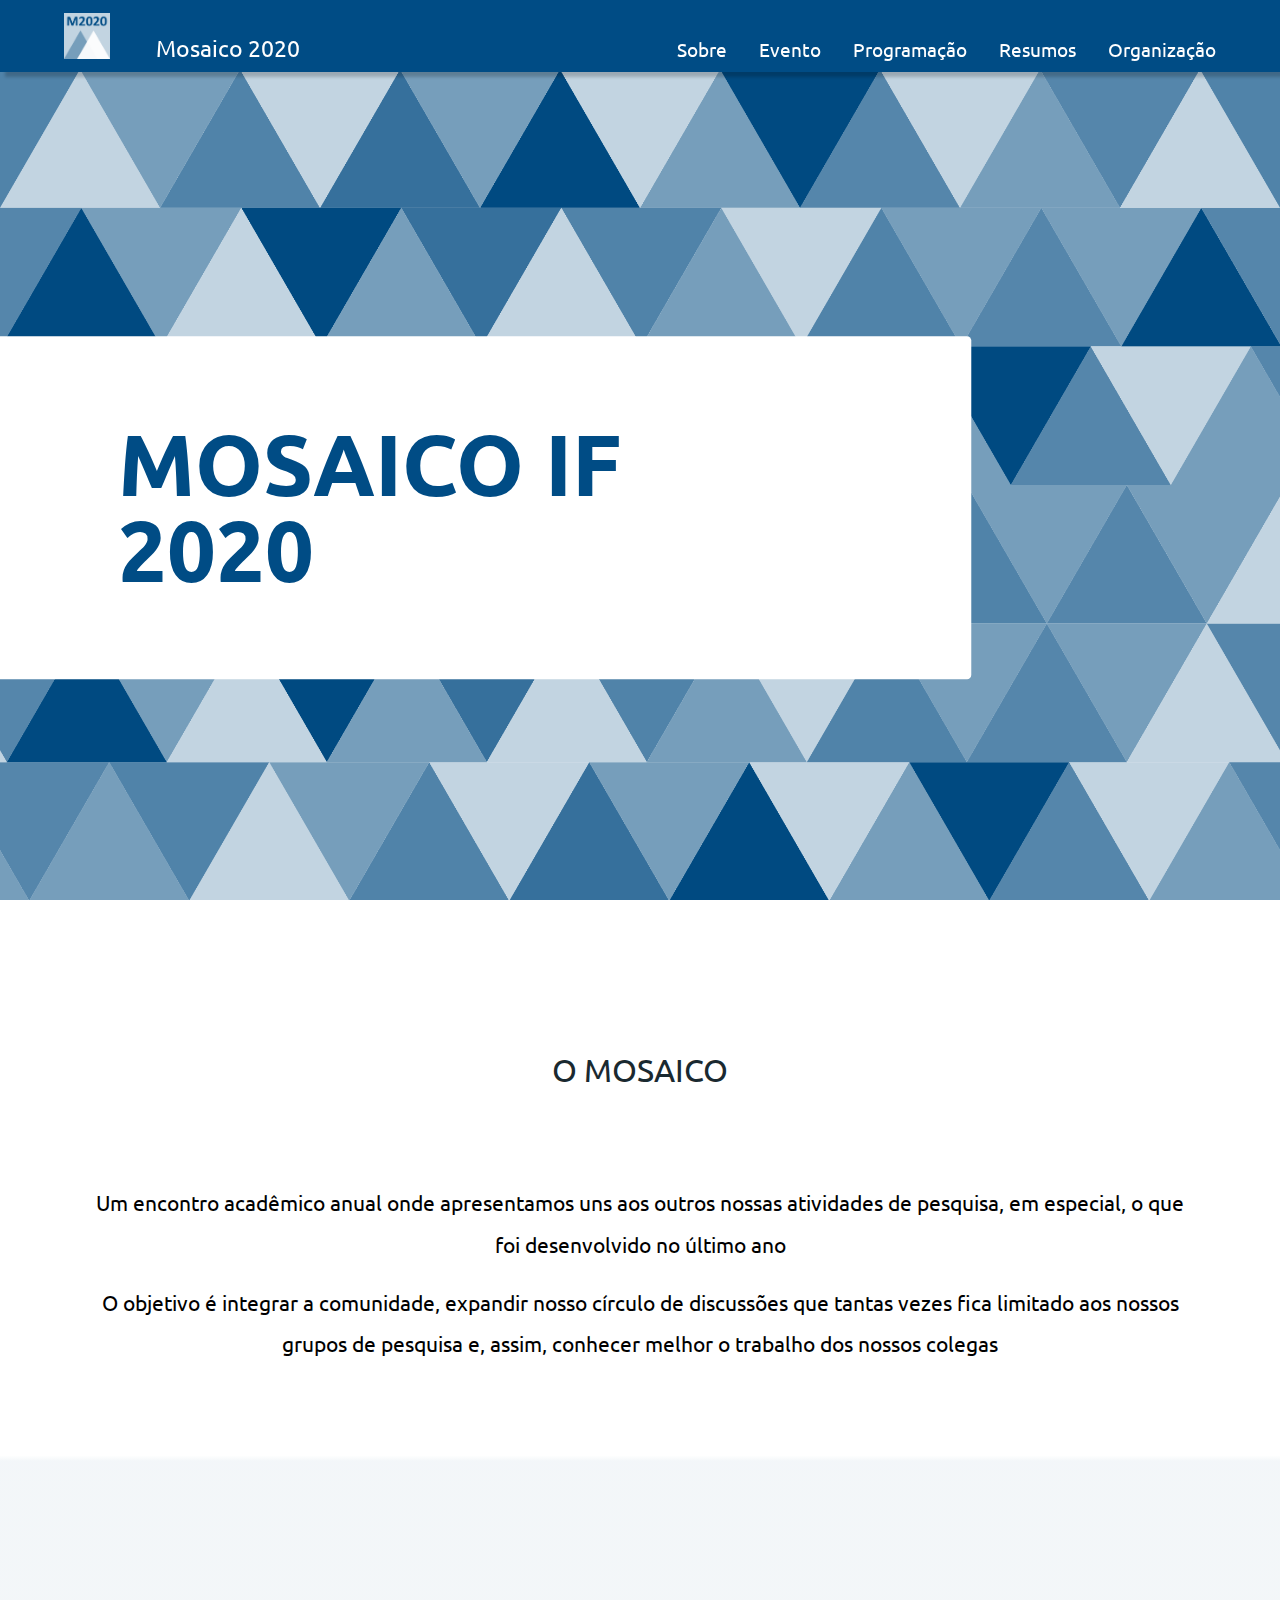
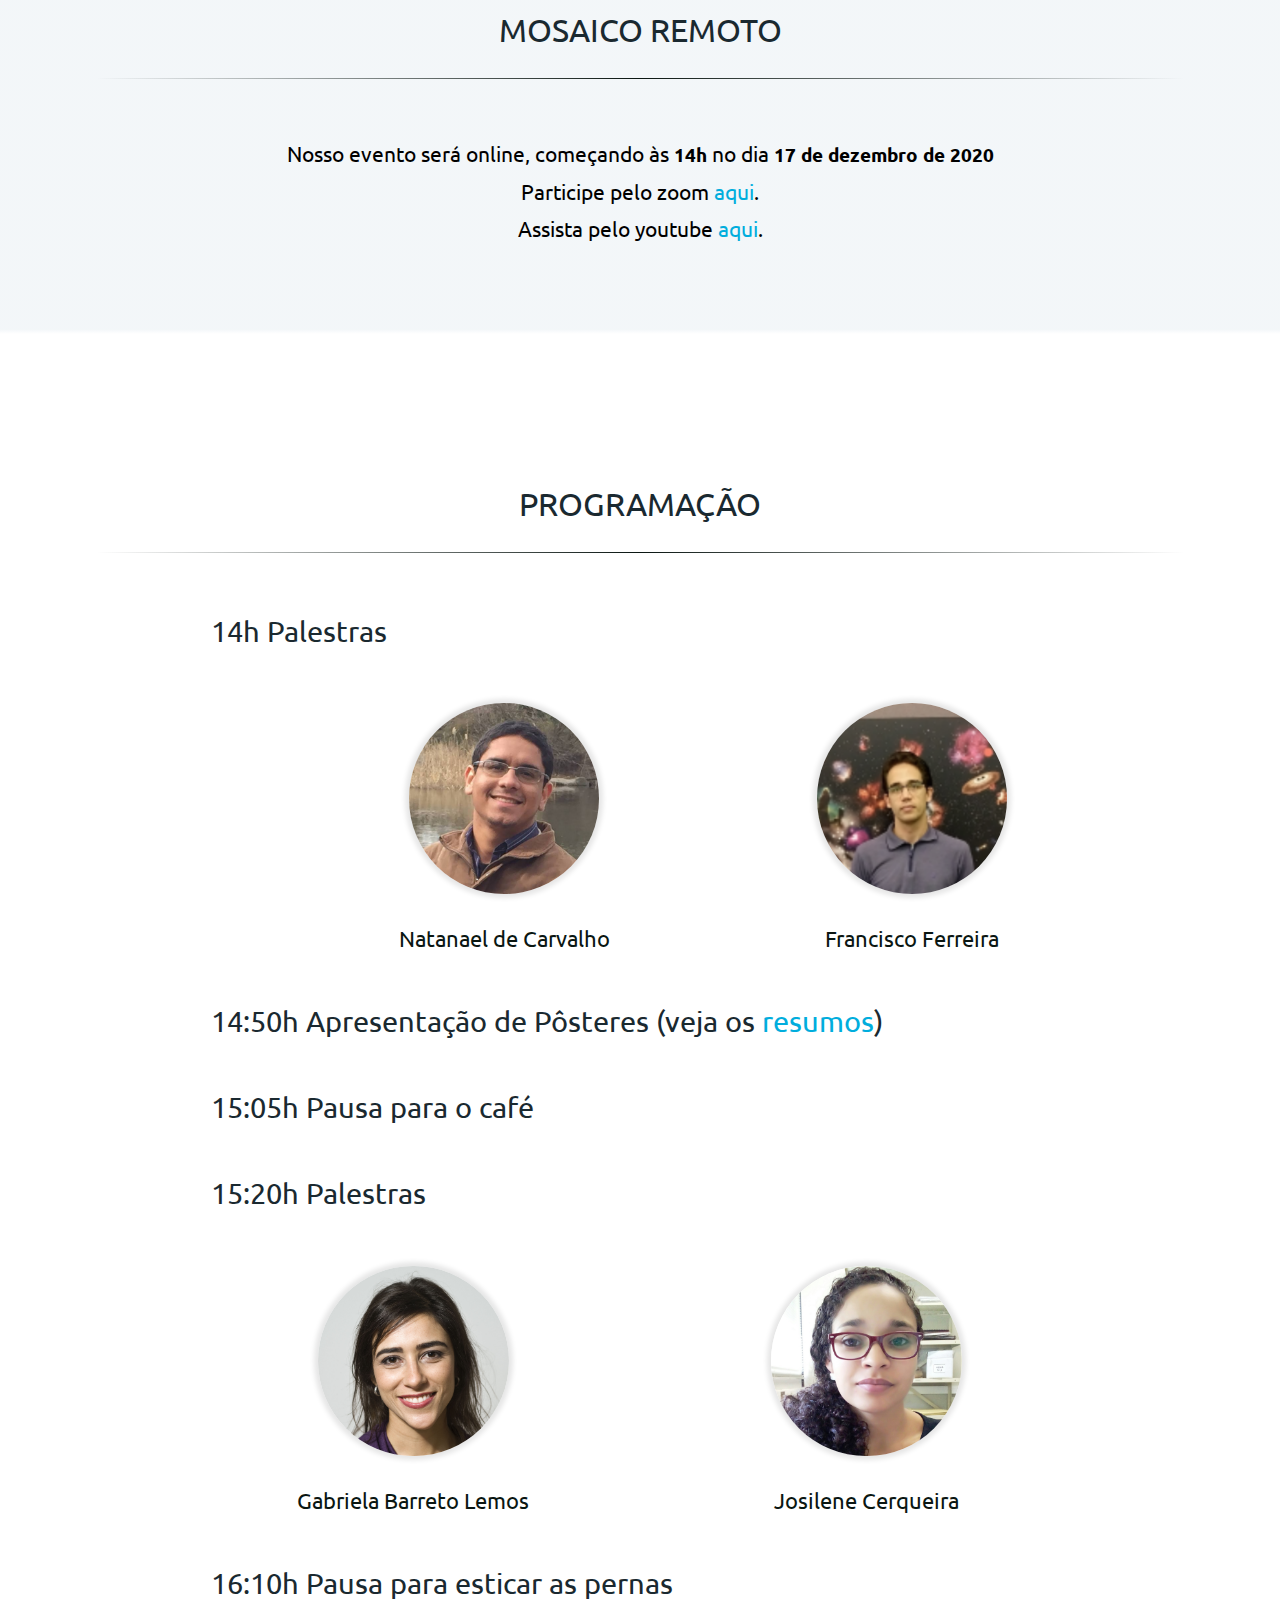
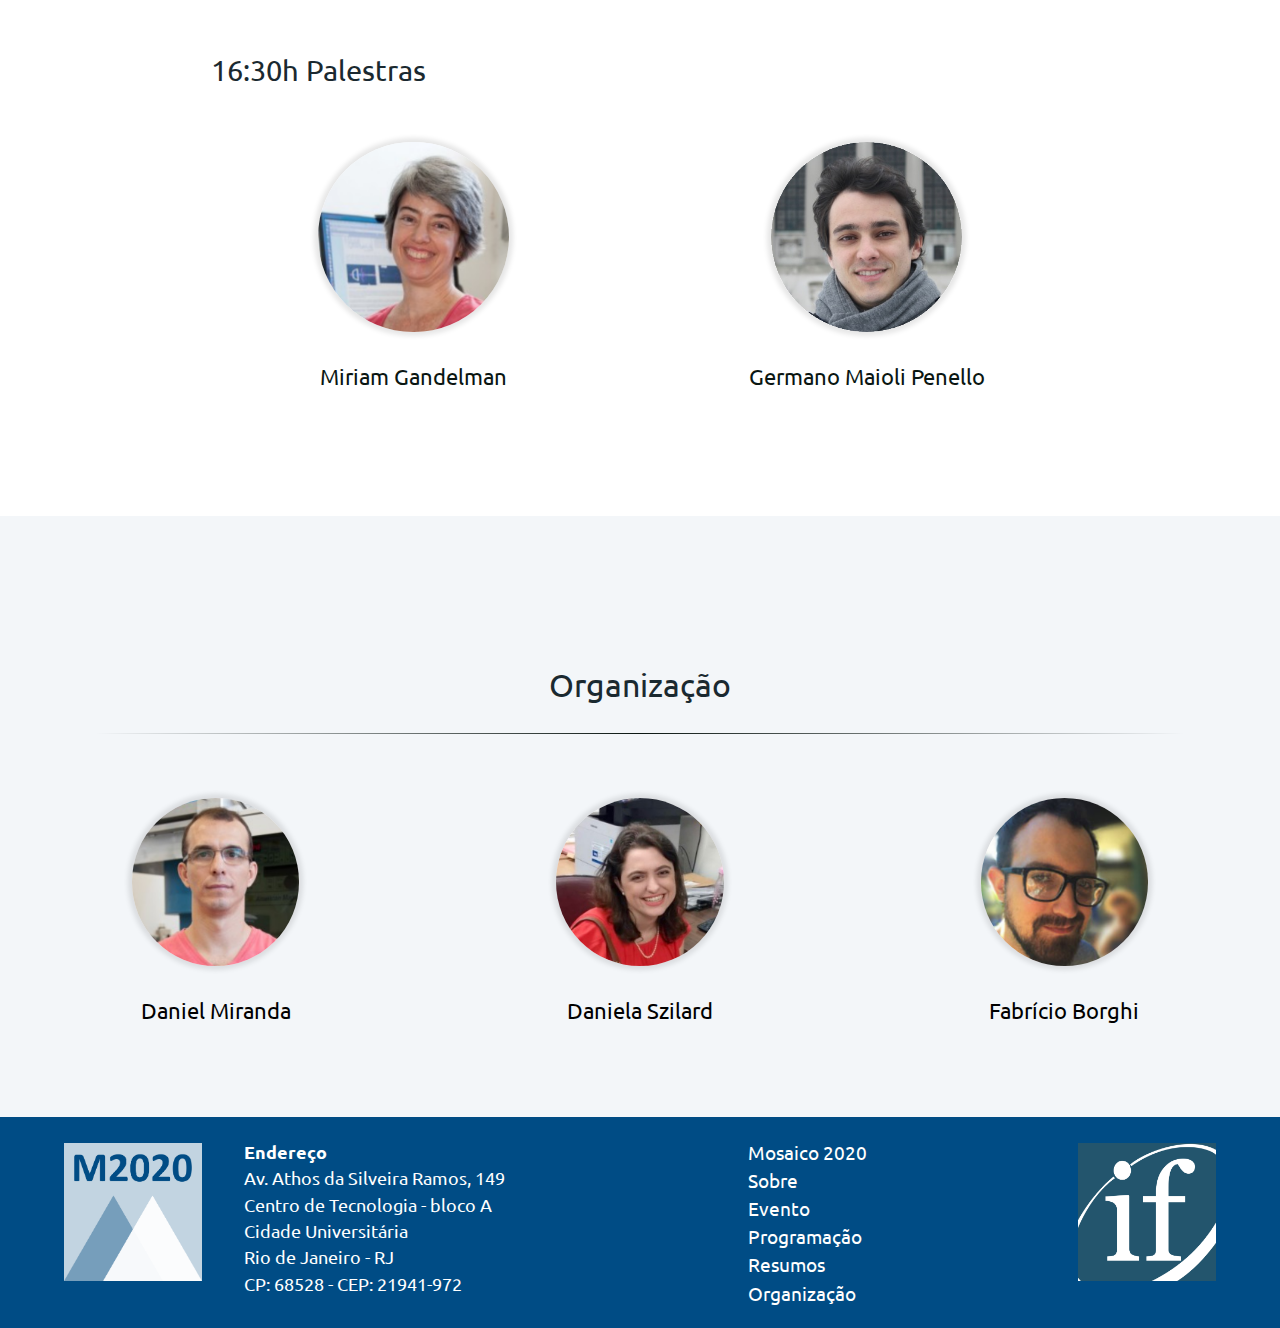
<file: index.html>
<!DOCTYPE html>
<html lang="pt-br">
<html>
	<head>
		<meta charset="utf-8">
		<meta name="viewport" content="width = device-width">
		<title>Mosaico IF 2020</title>
		<link rel="stylesheet" href="reset.css">
		<link rel="stylesheet" href="style.css">
		<link rel="preconnect" href="https://fonts.gstatic.com">
		<link href="https://fonts.googleapis.com/css2?family=Ubuntu:wght@300;700&display=swap" rel="stylesheet">
	</head>

	<body>
		<header>
			<nav class="navbar">
				<div class="navbar-container">
					<div class="logo">
						<a href="index.html" class="logo-link">
							<img class="imglogo" src="logo_mosaico4.png" alt="Logo do Mosaico">
							<ul class="logodesc">
								<li>Mosaico 2020</li>
							</ul>
						</a>
					</div>
					<div>
						<ul class="navigation">
							<li><a href="index.html#sobre">Sobre</a></li>
							<li><a href="index.html#evento">Evento</a></li>
							<li><a href="index.html#programacao">Programação</a></li>
							<li><a href="resumos.html#resumos">Resumos</a></li>
							<li><a href="index.html#organizacao">Organização</a></li>
						</ul>
					</div>
				</div>
			</nav>

			<div class="banner-text">
				<h1>MOSAICO IF<br>2020</h1>
			</div>
		</header>

		<main>
			<section id="sobre">
				<div class="info">
					<h2 class="title">O  MOSAICO</h2>
					<hr>
					<p>Um encontro acadêmico anual onde apresentamos uns aos outros nossas atividades de pesquisa, em especial, o que foi desenvolvido no último ano </p>
					<br>
					<p>O objetivo é integrar a comunidade, expandir nosso círculo de discussões que tantas vezes fica limitado aos nossos grupos de pesquisa e, assim, conhecer melhor o trabalho dos nossos colegas</p>
				</div>
			</section>

			<section id="evento">
				<div class="info">
					<h2 class="title">MOSAICO  REMOTO</h2>
					<hr>

					<p class="title-item">
						Nosso evento será online, começando às <b>14h</b> no dia <b>17 de dezembro de 2020</b>
					</p>
					<br>
					<p class="title-item">
						
						Participe pelo zoom <a href="https://us02web.zoom.us/j/89102646972?pwd=ZUdzT2YzS09sODJDNkNXOThOS3dIdz09">aqui<a>.
					</p>
					<br>
					<p class="title-item">
						Assista pelo youtube <a href="https://www.youtube.com/user/ifufrj">aqui<a>.
					</p>
				</div>
			</section>

			<section id="programacao">
				<div class="info">
					<h2 class="title">PROGRAMAÇÃO</h2>
					<hr>
					<h2 class="sub-title">14h Palestras</h2>
					
					<ul class="list">
						<li>
							<a href="http://lattes.cnpq.br/2753553838593804">
								<figure>
									<img src="pal_natanael.png">
									<figcaption>
										<h3 class="title-item">Natanael de Carvalho</h3>
									</figcaption>
								</figure>
							</a>	
							<ul class="ddr1">
				     <li>Simulações em sistemas de elétrons fortemente correlacionados: de Hamiltonianas efetivas às realistas</li>
				   </ul>
						</li>

						<li>
							<a href="https://www.if.ufrj.br/docentes/francisco-maia/">
								<figure>
									<img src="pal_francisco.png">
									<figcaption>
										<h3 class="title-item">Francisco Ferreira</h3>
									</figcaption>
								</figure>
							</a>
							<ul class="ddr2">
				     <li>Formação e Evolução de Aglomerados de Estrelas na Galáxia</li>
				   </ul>
						</li>
					</ul>

					<h2 class="sub-title">14:50h Apresentação de Pôsteres (veja os <a href="resumos.html#resumos">resumos</a>)</h2>					
					<h2 class="sub-title">15:05h Pausa para o café</h2>

					<h2 class="sub-title">15:20h Palestras</h2>
					<ul class="list">
						<li>
							<a href="http://lattes.cnpq.br/6885659314359356">
								<figure>
									<img src="pal_gabriela.png">
									<figcaption>
										<h3 class="title-item">Gabriela Barreto Lemos</h3>
									</figcaption>
								</figure>
							</a>
							<ul class="ddr1">
				     <li>Experimentos com fótons emaranhados em interferômetros não-lineares</li>
				   </ul>
						</li>

						<li>
							<a href="http://lattes.cnpq.br/9253182412775004">
								<figure>
									<img src="pal_josilene.png">
									<figcaption>
										<h3 class="title-item">Josilene Cerqueira</h3>
									</figcaption>
								</figure>
							</a>
							<ul class="ddr2">
				     <li>Espectroscopia de raios X e suas aplicações na Física Médica</li>
				    </ul>
						</li>
					</ul>

					<h2 class="sub-title">16:10h Pausa para esticar as pernas</h2>

					<h2 class="sub-title">16:30h Palestras</h2>
					<ul class="list">
						<li>
							<a href="https://www.if.ufrj.br/docentes/miriam-mendes-gandelman/">
								<figure>
									<img src="pal_miriam.png">
									<figcaption>
										<h3 class="title-item">Miriam Gandelman</h3>
									</figcaption>
								</figure>
							</a>
							<ul class="ddr1">
				    <li>Atividades de extensão do IF</li>
				   </ul>
						</li>

						<li>
							<a href="https://www.if.ufrj.br/docentes/germano-maioli-penello/">
								<figure>
									<img src="pal_germano.png">
									<figcaption>
										<h3 class="title-item">Germano Maioli Penello</h3>
									</figcaption>
								</figure>
							</a>
							<ul class="ddr2">
				    <li>Estimulando um processo de aprendizagem autossuficiente e autoconsciente na Plataforma AVA</li>
				   </ul>
						</li>
					</ul>
				</div>
			</section>
			
			<section id="organizacao">
				<div class="info">
					<h2 class="title">Organização</h2>
					<hr>

					<ul class="list">
						<li>
							<a href="https://www.if.ufrj.br/docentes/daniel-de-miranda-silveira/">
								<figure>
									<img src="org_daniel.png">
									<figcaption>
										<h3 class="title-item">Daniel Miranda</h3>
									</figcaption>
								</figure>
							</a>
						</li>

						<li>
							<a href="https://www.if.ufrj.br/docentes/daniela-szilard/">
								<figure>
									<img src="org_daniela.png">
									<figcaption>
										<h3 class="title-item">Daniela Szilard</h3>
									</figcaption>
								</figure>
							</a>
						</li>

						<li>
							<a href="https://www.if.ufrj.br/docentes/fabricio-frizera-borghi/">
								<figure>
									<img src="org_fabricio.png">
									<figcaption>
										<h3 class="title-item">Fabrício Borghi</h3>
									</figcaption>
								</figure>
							</a>
						</li>
					</ul>
				</div>
			</section>	
		
		</main>

		<footer>
			<section class="footer">
				<div class="imgfooter-div">
					<a href="mosaico.html"><img class="imgfooter" src="logo_mosaico4.png" alt="Logo do Mosaico"></a>
				</div>

				<address class="contact-footer">
					<ul>
						<li><strong>Endereço</strong></li>
						<li>Av. Athos da Silveira Ramos, 149</li>
						<li>Centro de Tecnologia - bloco A</li>
						<li>Cidade Universitária</li>
						<li>Rio de Janeiro - RJ</li>
						<li><abbr title="Caixa Postal">CP</abbr>: 68528 - <abbr title="Código de Endereço Postal">CEP</abbr>: 21941-972</li>
					</ul>
				</address>

				<div class="menu-footer">
					<ul class="navigation">
						<li><a href="index.html">Mosaico 2020</a></li>
						<li><a href="index.html#sobre">Sobre</a></li>
						<li><a href="index.html#evento">Evento</a></li>
						<li><a href="index.html#programacao">Programação</a></li>
						<li><a href="resumos.html#resumos">Resumos</a></li>
						<li><a href="index.html#organizacao">Organização</a></li>
					</ul>
				</div>

				<div class="imgfooter-div">
					<a href="https://www.if.ufrj.br/"><img class="imgfooter" src="logo_if.png" alt="Logo do Instituto de Física"></a>
				</div>
			</section>
		</footer>

	</body>
</html>
</file>
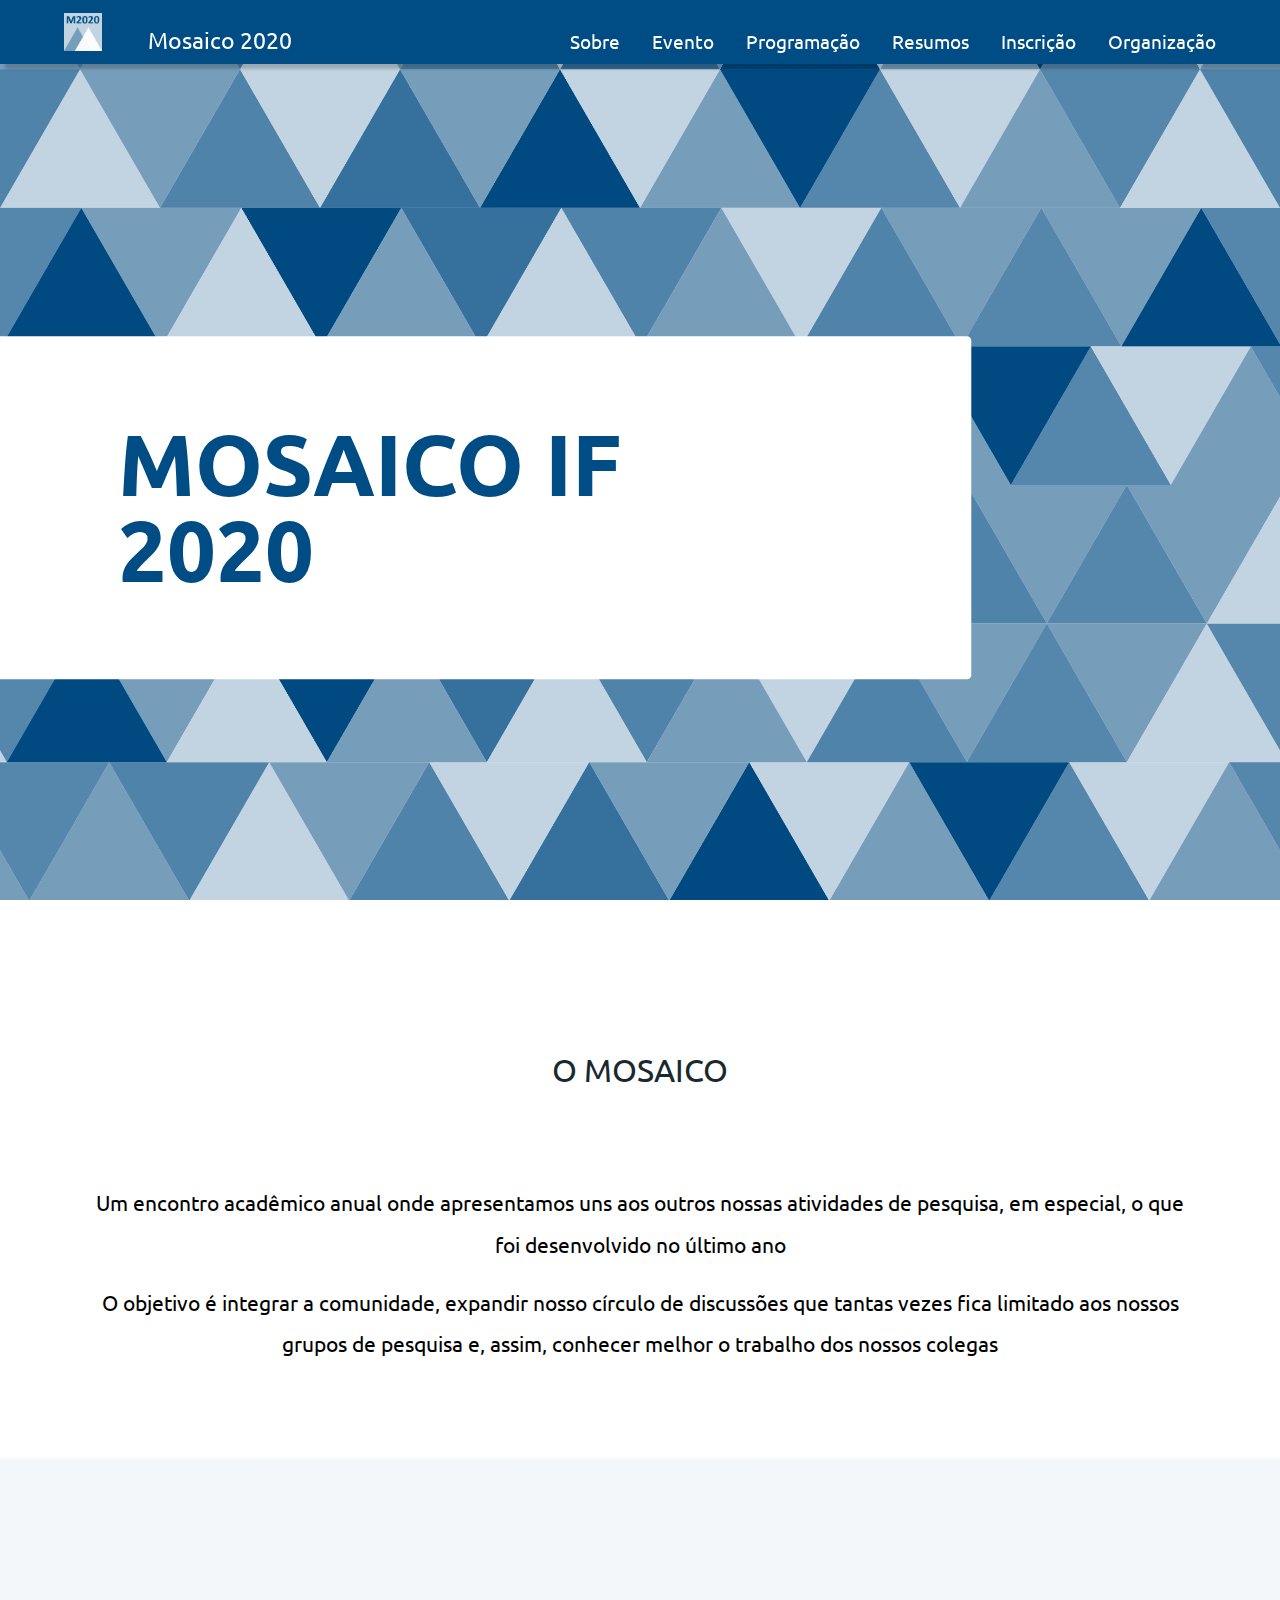
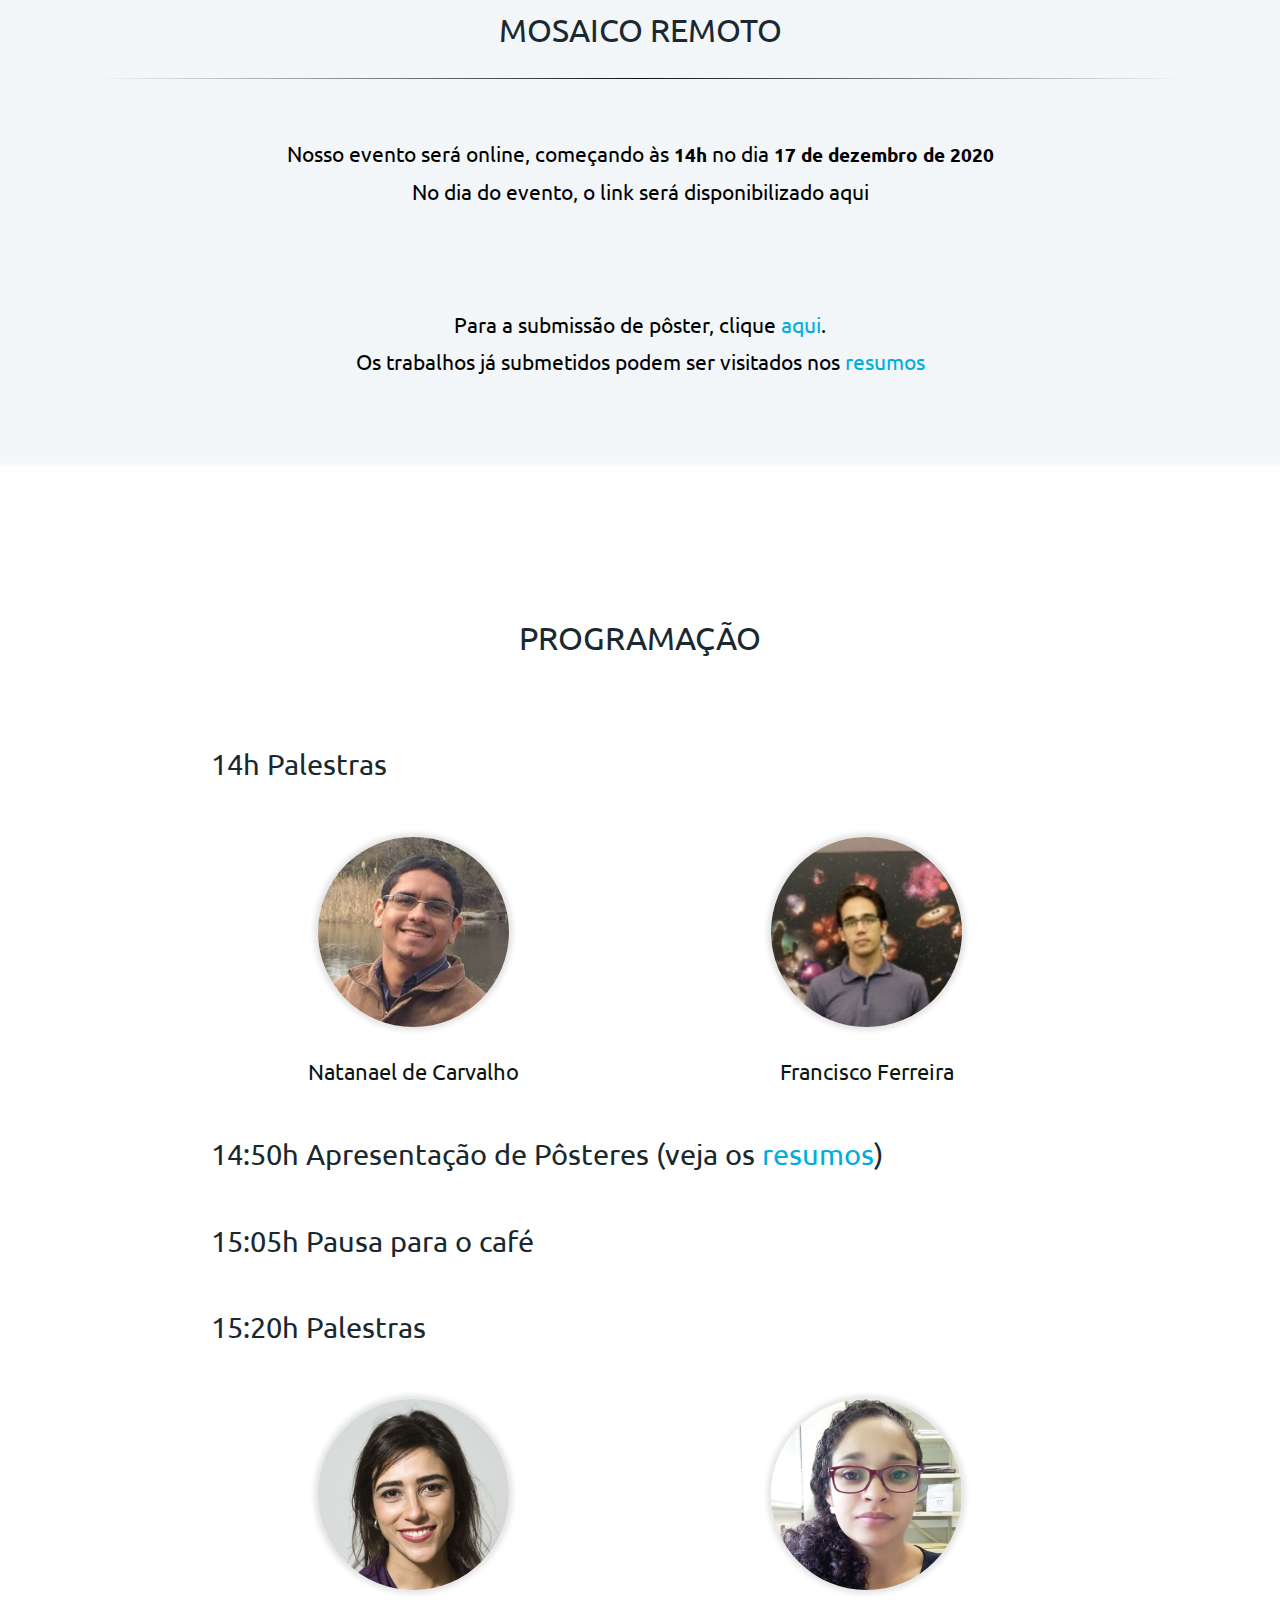
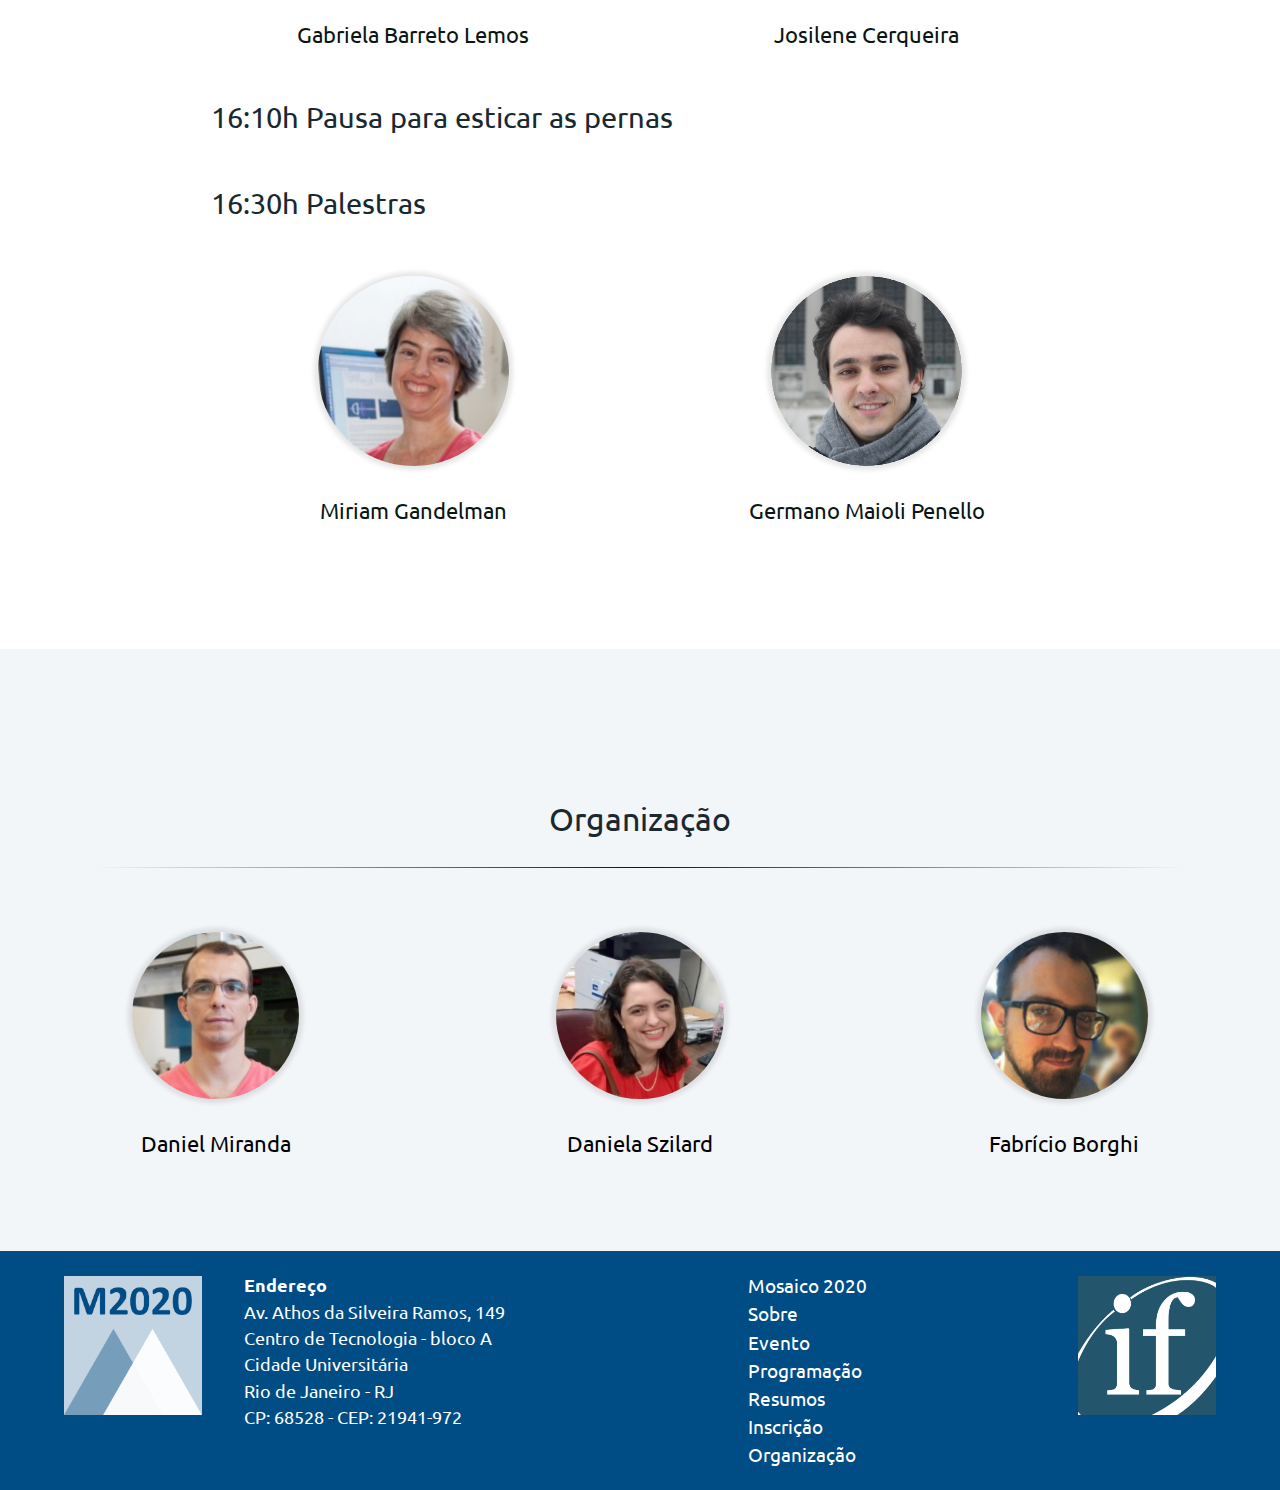
<file: mosaico.html>
<!DOCTYPE html>
<html lang="pt-br">
<html>
	<head>
		<meta charset="utf-8">
		<meta name="viewport" content="width = device-width">
		<title>Mosaico IF 2020</title>
		<link rel="stylesheet" href="reset.css">
		<link rel="stylesheet" href="style.css">
		<link rel="preconnect" href="https://fonts.gstatic.com">
		<link href="https://fonts.googleapis.com/css2?family=Ubuntu:wght@300;700&display=swap" rel="stylesheet">
	</head>

	<body>
		<header>
			<nav class="navbar">
				<div class="navbar-container">
					<div class="logo">
						<a href="mosaico.html" class="logo-link">
							<img class="imglogo" src="logo_mosaico4.png" alt="Logo do Mosaico">
							<ul class="logodesc">
								<li>Mosaico 2020</li>
							</ul>
						</a>
					</div>
					<div>
						<ul class="navigation">
							<li><a href="mosaico.html#sobre">Sobre</a></li>
							<li><a href="mosaico.html#evento">Evento</a></li>
							<li><a href="mosaico.html#programacao">Programação</a></li>
							<li><a href="resumos.html#resumos">Resumos</a></li>
							<li><a href="mosaico.html#evento">Inscrição</a></li>
							<li><a href="mosaico.html#organizacao">Organização</a></li>
						</ul>
					</div>
				</div>
			</nav>

			<div class="banner-text">
				<h1>MOSAICO IF<br>2020</h1>
			</div>
		</header>

		<main>
			<section id="sobre">
				<div class="info">
					<h2 class="title">O  MOSAICO</h2>
					<hr>
					<p>Um encontro acadêmico anual onde apresentamos uns aos outros nossas atividades de pesquisa, em especial, o que foi desenvolvido no último ano </p>
					<br>
					<p>O objetivo é integrar a comunidade, expandir nosso círculo de discussões que tantas vezes fica limitado aos nossos grupos de pesquisa e, assim, conhecer melhor o trabalho dos nossos colegas</p>
				</div>
			</section>

			<section id="evento">
				<div class="info">
					<h2 class="title">MOSAICO  REMOTO</h2>
					<hr>

					<p class="title-item">
						Nosso evento será online, começando às <b>14h</b> no dia <b>17 de dezembro de 2020</b>
					</p>
					<br>
					<p class="title-item">
						No dia do evento, o link será disponibilizado aqui
					</p>
					<br>
					<hr>
					<p class="title-item">
						Para a submissão de pôster, clique <a href="https://forms.gle/1vNdyVCKqzAgsrdm9">aqui</a>.
					</p>
					<br>
					<p>
						Os trabalhos já submetidos podem ser visitados nos <a href="resumos.html#resumos">resumos</a>
					</p>
				</div>
			</section>

			<section id="programacao">
				<div class="info">
					<h2 class="title">PROGRAMAÇÃO</h2>
					<hr>
					<h2 class="sub-title">14h Palestras</h2>
					
					<ul class="list">
						<li>
							<a href="http://lattes.cnpq.br/2753553838593804">
								<figure>
									<img src="pal_natanael.png">
									<figcaption>
										<h3 class="title-item">Natanael de Carvalho</h3>
									</figcaption>
								</figure>
							</a>	
							<ul class="ddr1">
				     <li>Simulações em sistemas de elétrons fortemente correlacionados: de Hamiltonianas efetivas às realistas</li>
				   </ul>
						</li>

						<li>
							<a href="https://www.if.ufrj.br/docentes/francisco-maia/">
								<figure>
									<img src="pal_francisco.png">
									<figcaption>
										<h3 class="title-item">Francisco Ferreira</h3>
									</figcaption>
								</figure>
							</a>
							<ul class="ddr2">
				     <li>Formação e Evolução de Aglomerados de Estrelas na Galáxia</li>
				   </ul>
						</li>
					</ul>

					<h2 class="sub-title">14:50h Apresentação de Pôsteres (veja os <a href="resumos.html#resumos">resumos</a>)</h2>					
					<h2 class="sub-title">15:05h Pausa para o café</h2>

					<h2 class="sub-title">15:20h Palestras</h2>
					<ul class="list">
						<li>
							<a href="http://lattes.cnpq.br/6885659314359356">
								<figure>
									<img src="pal_gabriela.png">
									<figcaption>
										<h3 class="title-item">Gabriela Barreto Lemos</h3>
									</figcaption>
								</figure>
							</a>
							<ul class="ddr1">
				     <li>Experimentos com fótons emaranhados em interferômetros não-lineares</li>
				   </ul>
						</li>

						<li>
							<a href="http://lattes.cnpq.br/9253182412775004">
								<figure>
									<img src="pal_josilene.png">
									<figcaption>
										<h3 class="title-item">Josilene Cerqueira</h3>
									</figcaption>
								</figure>
							</a>
							<ul class="ddr2">
				     <li>Espectroscopia de raios X e suas aplicações na Física Médica</li>
				    </ul>
						</li>
					</ul>

					<h2 class="sub-title">16:10h Pausa para esticar as pernas</h2>

					<h2 class="sub-title">16:30h Palestras</h2>
					<ul class="list">
						<li>
							<a href="https://www.if.ufrj.br/docentes/miriam-mendes-gandelman/">
								<figure>
									<img src="pal_miriam.png">
									<figcaption>
										<h3 class="title-item">Miriam Gandelman</h3>
									</figcaption>
								</figure>
							</a>
							<ul class="ddr1">
				    <li>Atividades de extensao do IF</li>
				   </ul>
						</li>

						<li>
							<a href="https://www.if.ufrj.br/docentes/germano-maioli-penello/">
								<figure>
									<img src="pal_germano.png">
									<figcaption>
										<h3 class="title-item">Germano Maioli Penello</h3>
									</figcaption>
								</figure>
							</a>
							<ul class="ddr2">
				    <li>Estimulando um processo de aprendizagem autossuficiente e autoconsciente na Plataforma AVA</li>
				   </ul>
						</li>
					</ul>
				</div>
			</section>
			
			<section id="organizacao">
				<div class="info">
					<h2 class="title">Organização</h2>
					<hr>

					<ul class="list">
						<li>
							<a href="https://www.if.ufrj.br/docentes/daniel-de-miranda-silveira/">
								<figure>
									<img src="org_daniel.png">
									<figcaption>
										<h3 class="title-item">Daniel Miranda</h3>
									</figcaption>
								</figure>
							</a>
						</li>

						<li>
							<a href="https://www.if.ufrj.br/docentes/daniela-szilard/">
								<figure>
									<img src="org_daniela.png">
									<figcaption>
										<h3 class="title-item">Daniela Szilard</h3>
									</figcaption>
								</figure>
							</a>
						</li>

						<li>
							<a href="https://www.if.ufrj.br/docentes/fabricio-frizera-borghi/">
								<figure>
									<img src="org_fabricio.png">
									<figcaption>
										<h3 class="title-item">Fabrício Borghi</h3>
									</figcaption>
								</figure>
							</a>
						</li>
					</ul>
				</div>
			</section>	
		
		</main>

		<footer>
			<section class="footer">
				<div class="imgfooter-div">
					<a href="mosaico.html"><img class="imgfooter" src="logo_mosaico4.png" alt="Logo do Mosaico"></a>
				</div>

				<address class="contact-footer">
					<ul>
						<li><strong>Endereço</strong></li>
						<li>Av. Athos da Silveira Ramos, 149</li>
						<li>Centro de Tecnologia - bloco A</li>
						<li>Cidade Universitária</li>
						<li>Rio de Janeiro - RJ</li>
						<li><abbr title="Caixa Postal">CP</abbr>: 68528 - <abbr title="Código de Endereço Postal">CEP</abbr>: 21941-972</li>
					</ul>
				</address>

				<div class="menu-footer">
					<ul class="navigation">
						<li><a href="mosaico.html">Mosaico 2020</a></li>
						<li><a href="mosaico.html#sobre">Sobre</a></li>
						<li><a href="mosaico.html#evento">Evento</a></li>
						<li><a href="mosaico.html#programacao">Programação</a></li>
						<li><a href="resumos.html">Resumos</a></li>
						<li><a href="mosaico.html#evento">Inscrição</a></li>
						<li><a href="mosaico.html#organizacao">Organização</a></li>
					</ul>
				</div>

				<div class="imgfooter-div">
					<a href="https://www.if.ufrj.br/"><img class="imgfooter" src="logo_if.png" alt="Logo do Instituto de Física"></a>
				</div>
			</section>
		</footer>

	</body>
</html>
</file>
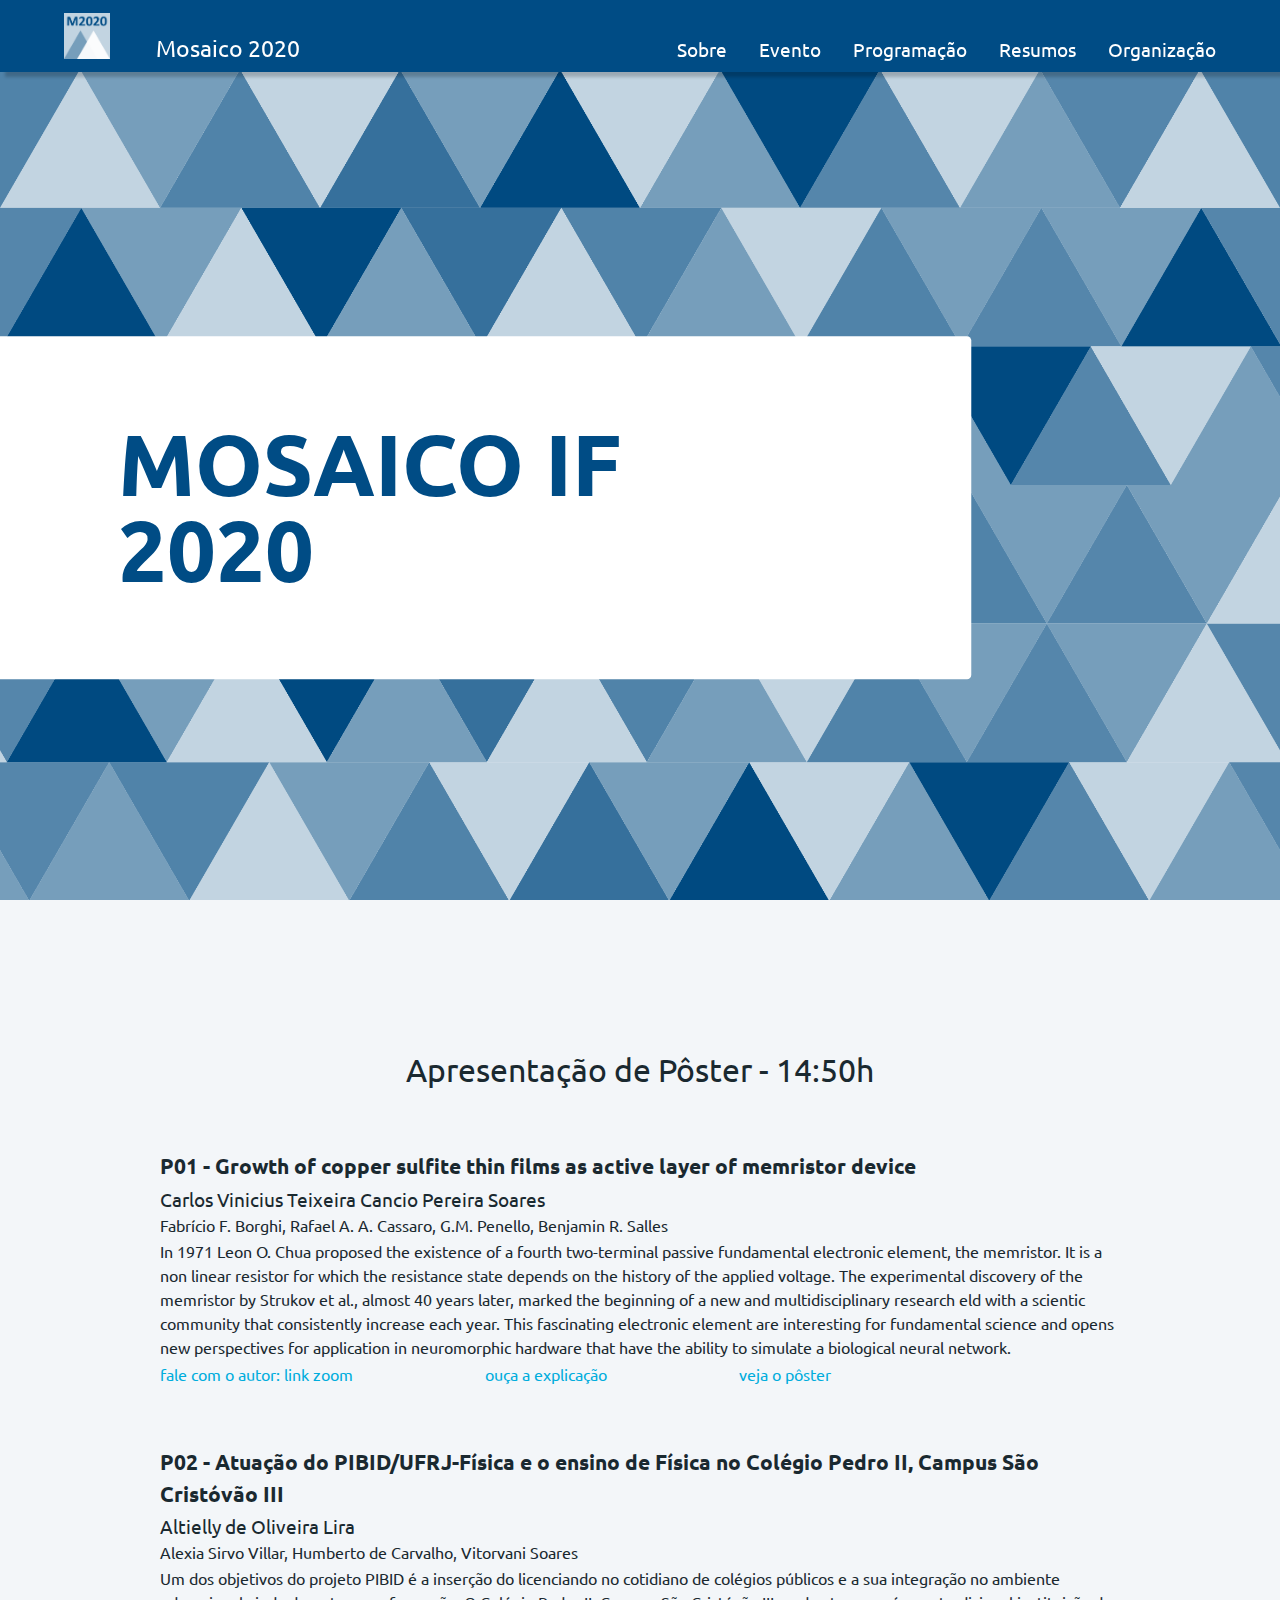
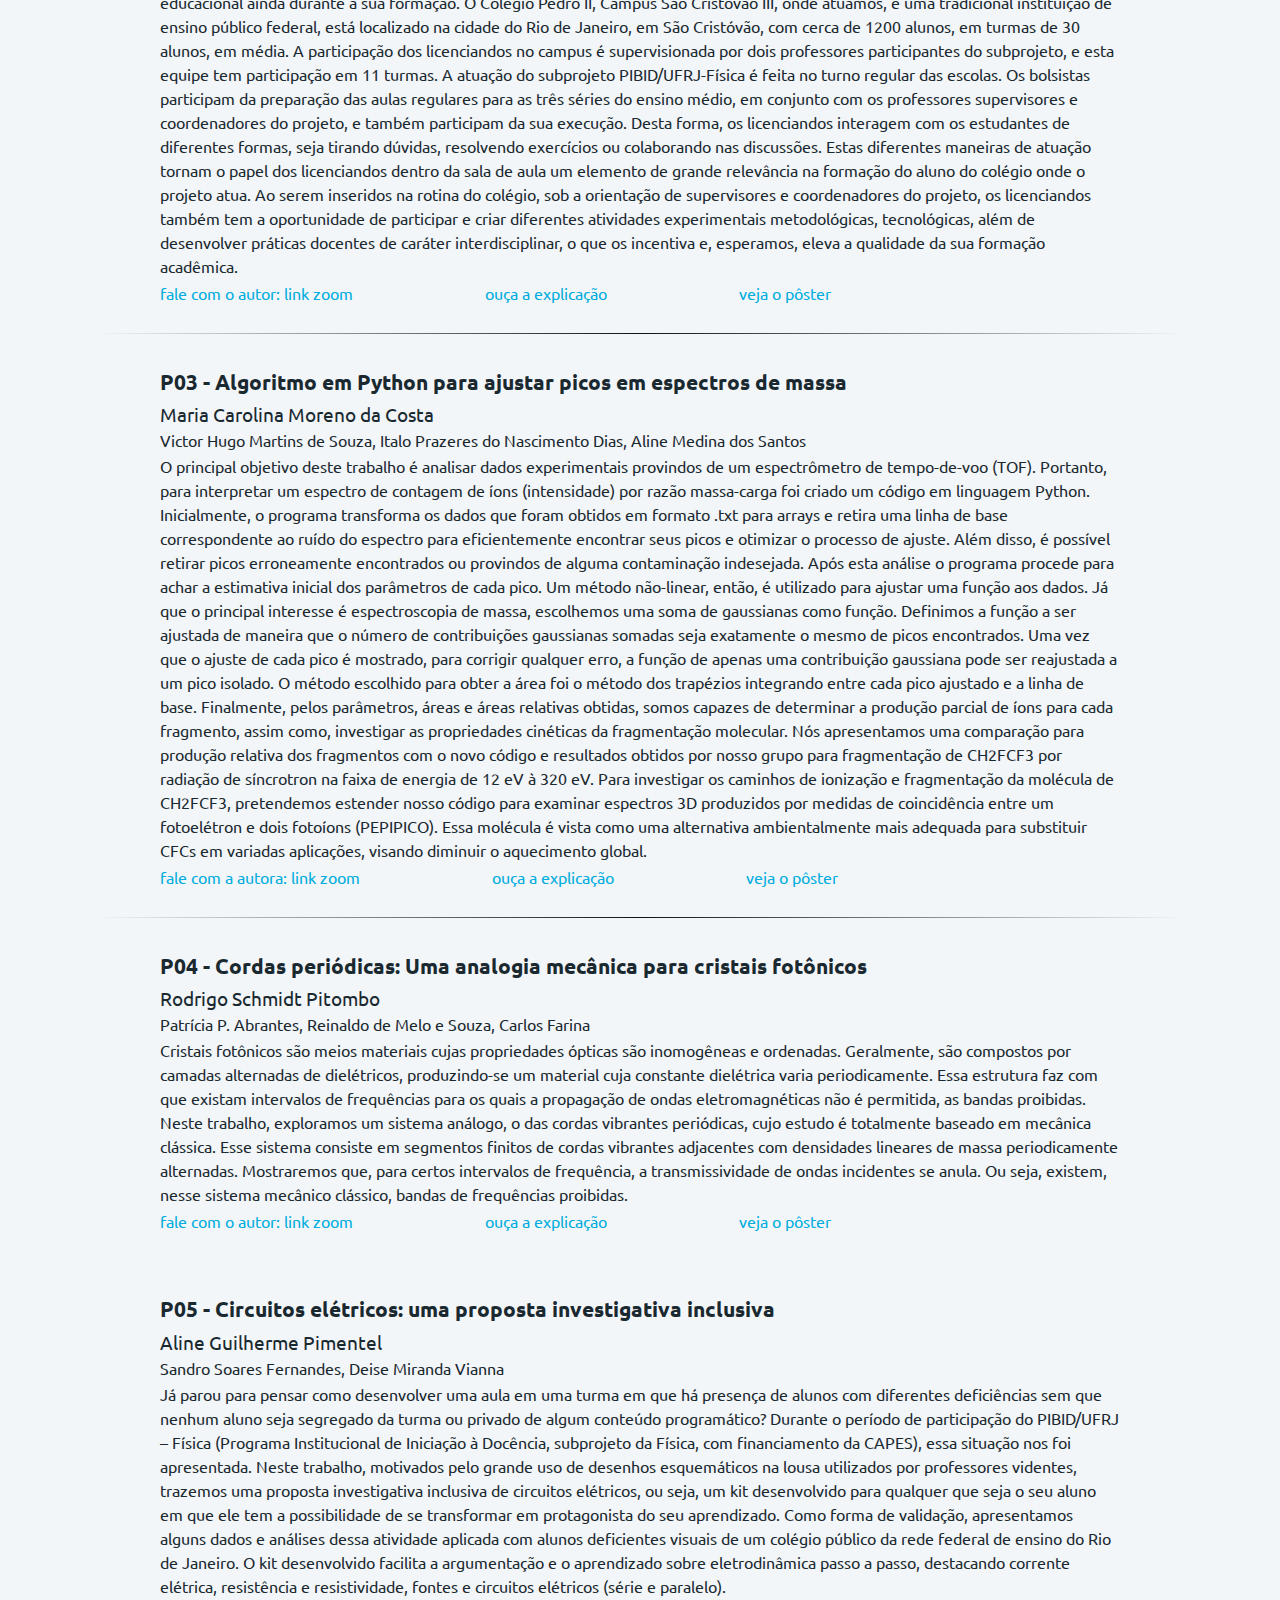
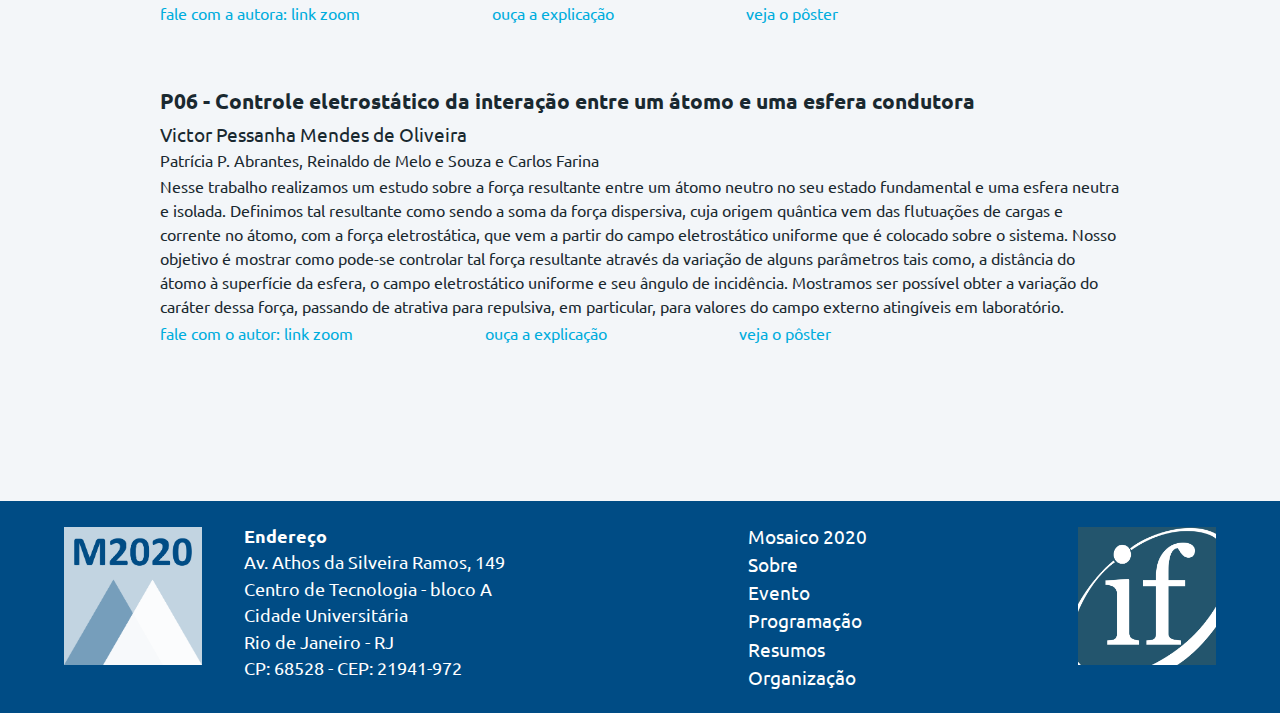
<file: resumos.html>
<!DOCTYPE html>
<html lang="pt-br">
<html>
	<head>
		<meta charset="utf-8">
		<meta name="viewport" content="width = device-width">
		<title>Mosaico IF 2020</title>
		<link rel="stylesheet" href="reset.css">
		<link rel="stylesheet" href="style.css">
		<link rel="preconnect" href="https://fonts.gstatic.com">
		<link href="https://fonts.googleapis.com/css2?family=Ubuntu:wght@300;700&display=swap" rel="stylesheet">
	</head>

	<body>
		<header>
			<nav class="navbar">
				<div class="navbar-container">
					<div class="logo">
						<a href="index.html" class="logo-link">
							<img class="imglogo" src="logo_mosaico4.png" alt="Logo do Mosaico">
							<ul class="logodesc">
								<li>Mosaico 2020</li>
							</ul>
						</a>
					</div>
					<div>
						<ul class="navigation">
							<li><a href="index.html#sobre">Sobre</a></li>
							<li><a href="index.html#evento">Evento</a></li>
							<li><a href="index.html#programacao">Programação</a></li>
							<li><a href="resumos.html#resumos">Resumos</a></li>
							<li><a href="index.html#organizacao">Organização</a></li>
						</ul>
					</div>
				</div>
			</nav>

			<div class="banner-text">
				<h1>MOSAICO IF<br>2020</h1>
			</div>
		</header>

		<main>
			<section id="resumos">
				<div class="info">
					<h2 class="title">Apresentação de Pôster - 14:50h</h2>
					<hr>
					<ul>
						<li>
							<h2 class="sub-title">P01 - Growth of copper sulfite thin films as active layer of memristor device</h2>
							<h3 class="autor">Carlos Vinicius Teixeira Cancio Pereira Soares</h3>
							<h3 class="autores">Fabrício F. Borghi, Rafael A. A. Cassaro, G.M. Penello, Benjamin R. Salles</h3>
							<h3 class="resumo">In 1971 Leon O. Chua proposed the existence of a fourth two-terminal passive fundamental electronic element, the memristor. It is a non linear resistor for which the resistance state depends on the history of the applied voltage. The experimental discovery of the memristor by Strukov et al., almost 40 years later, marked the beginning of a new and multidisciplinary research eld with a scientic community that consistently increase each year. This fascinating electronic element are interesting for fundamental science and opens new perspectives for application in neuromorphic hardware that have the ability to simulate a biological neural network.</h3>
							<span>
								<a class="autores" href="https://us04web.zoom.us/j/73769111306?pwd=TFZEODZZMXpzdUE0ZFcwZWVyUWhCdz09">fale com o autor: link zoom</a>
								<a class="autores" href="p01.mp3">ouça a explicação</a>
								<a class="autores" href="p01.pdf">veja o pôster</a>
							</span>
							<hr>
						</li>
						<li>
							<h2 class="sub-title">P02 - Atuação do PIBID/UFRJ-Física e o ensino de Física no Colégio Pedro II, Campus São Cristóvão III</h2>
							<h3 class="autor">Altielly de Oliveira Lira</h3>
							<h3 class="autores">Alexia Sirvo Villar, Humberto de Carvalho, Vitorvani Soares</h3>
							<h3 class="resumo">
								Um dos objetivos do projeto PIBID é a inserção do licenciando no cotidiano de colégios públicos e a sua integração no ambiente educacional ainda durante a sua formação. O Colégio Pedro II, Campus São Cristóvão III, onde atuamos, é uma tradicional instituição de ensino público federal, está localizado na cidade do Rio de Janeiro, em São Cristóvão, com cerca de 1200 alunos, em turmas de 30 alunos, em média. A participação dos licenciandos no campus é supervisionada por dois professores participantes do subprojeto, e esta equipe tem participação em 11 turmas. A atuação do subprojeto PIBID/UFRJ-Física é feita no turno regular das escolas. Os bolsistas participam da preparação das aulas regulares para as três séries do ensino médio, em conjunto com os professores supervisores e coordenadores do projeto, e também participam da sua execução. Desta forma, os licenciandos interagem com os estudantes de diferentes formas, seja tirando dúvidas, resolvendo exercícios ou colaborando nas discussões. Estas diferentes maneiras de atuação tornam o papel dos licenciandos dentro da sala de aula um elemento de grande relevância na formação do aluno do colégio onde o projeto atua. Ao serem inseridos na rotina do colégio, sob a orientação de supervisores e coordenadores do projeto, os licenciandos também tem a oportunidade de participar e criar diferentes atividades experimentais metodológicas, tecnológicas, além de desenvolver práticas docentes de caráter interdisciplinar, o que os incentiva e, esperamos, eleva a qualidade da sua formação acadêmica.
							</h3>
							<span>
								<a class="autores" href="https://us05web.zoom.us/j/85287209160?pwd=d2h1bWZYZzdPTUxVa2p3R0FNQzc3QT09">fale com o autor: link zoom</a>
								<a class="autores" href="p02.m4a">ouça a explicação</a>
								<a class="autores" href="p02.pdf">veja o pôster</a>
							</span>
							<hr>
						</li>
						<li>
							<h2 class="sub-title">P03 - Algoritmo em Python para ajustar picos em espectros de massa</h2>
							<h3 class="autor">Maria Carolina Moreno da Costa</h3>
							<h3 class="autores">Victor Hugo Martins de Souza, Italo Prazeres do Nascimento Dias, Aline Medina dos Santos</h3>
							<h3 class="resumo">
								O principal objetivo deste trabalho é analisar dados experimentais provindos de um espectrômetro de tempo-de-voo (TOF). Portanto, para interpretar um espectro de contagem de íons (intensidade) por razão massa-carga foi criado um código em linguagem Python. Inicialmente, o programa transforma os dados que foram obtidos em formato .txt para arrays e retira uma linha de base correspondente ao ruído do espectro para eficientemente encontrar seus picos e otimizar o processo de ajuste. Além disso, é possível retirar picos erroneamente encontrados ou provindos de alguma contaminação indesejada. Após esta análise o programa procede para achar a estimativa inicial dos parâmetros de cada pico. Um método não-linear, então, é utilizado para ajustar uma função aos dados. Já que o principal interesse é espectroscopia de massa, escolhemos uma soma de gaussianas como função. Definimos a função a ser ajustada de maneira que o número de contribuições gaussianas somadas seja exatamente o mesmo de picos encontrados. Uma vez que o ajuste de cada pico é mostrado, para corrigir qualquer erro, a função de apenas uma contribuição gaussiana pode ser reajustada a um pico isolado. O método escolhido para obter a área foi o método dos trapézios integrando entre cada pico ajustado e a linha de base. Finalmente, pelos parâmetros, áreas e áreas relativas obtidas, somos capazes de determinar a produção parcial de íons para cada fragmento, assim como, investigar as propriedades cinéticas da fragmentação molecular. Nós apresentamos uma comparação para produção relativa dos fragmentos com o novo código e resultados obtidos por nosso grupo para fragmentação de CH2FCF3 por radiação de síncrotron na faixa de energia de 12 eV à 320 eV. Para investigar os caminhos de ionização e fragmentação da molécula de CH2FCF3, pretendemos estender nosso código para examinar espectros 3D produzidos por medidas de coincidência entre um fotoelétron e dois fotoíons (PEPIPICO). Essa molécula é vista como uma alternativa ambientalmente mais adequada para substituir CFCs em variadas aplicações, visando diminuir o aquecimento global.
							</h3>
							<span>
								<a class="autores" href="https://us02web.zoom.us/j/83374766939">fale com a autora: link zoom</a>
								<a class="autores" href="p03.m4a">ouça a explicação</a>
								<a class="autores" href="p03.pdf">veja o pôster</a>
							</span>
							<hr>
						</li>
						<li>
							<h2 class="sub-title">P04 - Cordas periódicas: Uma analogia mecânica para cristais fotônicos</h2>
							<h3 class="autor">Rodrigo Schmidt Pitombo</h3>
							<h3 class="autores">Patrícia P. Abrantes, Reinaldo de Melo e Souza, Carlos Farina</h3>
							<h3 class="resumo">
								Cristais   fotônicos   são   meios   materiais   cujas   propriedades ópticas são inomogêneas e ordenadas.  Geralmente,  são compostos  por  camadas  alternadas  de  dielétricos,  produzindo-se um material cuja constante dielétrica varia periodicamente. Essa estrutura faz com que existam intervalos de frequências  para os quais a propagação de ondas eletromagnéticas não  é permitida,  as  bandas  proibidas. Neste trabalho, exploramos um sistema análogo, o das cordas vibrantes periódicas, cujo estudo é totalmente baseado em mecânica clássica. Esse sistema consiste em segmentos finitos de cordas vibrantes adjacentes com densidades lineares de massa periodicamente alternadas.  Mostraremos que, para certos intervalos de frequência, a transmissividade de ondas incidentes se anula. Ou seja, existem, nesse sistema mecânico clássico, bandas de frequências proibidas.
							</h3>
							<span>
								<a class="autores" href="https://us04web.zoom.us/j/75813929806?pwd=NHczVWFYaEljbGhNVHVEWHdMQzNOQT09">fale com o autor: link zoom</a>
								<a class="autores" href="p04.m4a">ouça a explicação</a>
								<a class="autores" href="p04.pdf">veja o pôster</a>
							</span>
							<hr>
						</li>
						<li>
							<h2 class="sub-title">P05 - Circuitos elétricos: uma proposta investigativa inclusiva</h2>
							<h3 class="autor">Aline Guilherme Pimentel</h3>
							<h3 class="autores">Sandro Soares Fernandes, Deise Miranda Vianna</h3>
							<h3 class="resumo">
								Já parou para pensar como desenvolver uma aula em uma turma em que há presença de alunos com diferentes deficiências sem que nenhum aluno seja segregado da turma ou privado de algum conteúdo programático? Durante o período de participação do PIBID/UFRJ – Física (Programa Institucional de Iniciação à Docência, subprojeto da Física, com financiamento da CAPES), essa situação nos foi apresentada. Neste trabalho, motivados pelo grande uso de desenhos esquemáticos na lousa utilizados por professores videntes, trazemos uma proposta investigativa inclusiva de circuitos elétricos, ou seja, um kit desenvolvido para qualquer que seja o seu aluno em que ele tem a possibilidade de se transformar em protagonista do seu aprendizado. Como forma de validação, apresentamos alguns dados e análises dessa atividade aplicada com alunos deficientes visuais de um colégio público da rede federal de ensino do Rio de Janeiro. O kit desenvolvido facilita a argumentação e o aprendizado sobre eletrodinâmica passo a passo, destacando corrente elétrica, resistência e resistividade, fontes e circuitos elétricos (série e paralelo).
							</h3>
							<span>
								<a class="autores" href="https://us04web.zoom.us/j/75558893078?pwd=TUgrK0llN1JYWDJnM1hXVzg4NVlqUT09">fale com a autora: link zoom</a>
								<a class="autores" href="p05.m4a">ouça a explicação</a>
								<a class="autores" href="p05.pdf">veja o pôster</a>
							</span>
							<hr>
						</li>
						<li>
							<h2 class="sub-title">P06 - Controle eletrostático da interação entre um átomo e uma esfera condutora</h2>
							<h3 class="autor">Victor Pessanha Mendes de Oliveira</h3>
							<h3 class="autores">Patrícia P. Abrantes, Reinaldo de Melo e Souza e Carlos Farina</h3>
							<h3 class="resumo">
								Nesse trabalho realizamos um estudo sobre a força resultante entre um átomo neutro no seu estado fundamental e uma esfera neutra e isolada. Definimos tal resultante como sendo a soma da força dispersiva, cuja origem quântica vem das flutuações de cargas e corrente no átomo, com a força eletrostática, que vem a partir do campo eletrostático uniforme que é colocado sobre o sistema. Nosso objetivo é  mostrar como pode-se controlar tal força resultante através da variação de alguns parâmetros tais como, a distância do átomo à superfície da esfera, o campo eletrostático uniforme e seu ângulo de incidência. Mostramos ser possível obter a variação do caráter dessa força, passando de atrativa para repulsiva, em particular, para valores do campo externo atingíveis em laboratório.
							</h3>
							<span>
								<a class="autores" href="">fale com o autor: link zoom</a>
								<a class="autores" href="p06.mp4">ouça a explicação</a>
								<a class="autores" href="p06.pdf">veja o pôster</a>
							</span>
							<hr>
						</li>
					</ul>
				</div>
			</section>	
		</main>

		<footer>
			<section class="footer">
				<div class="imgfooter-div">
					<a href="mosaico.html"><img class="imgfooter" src="logo_mosaico4.png" alt="Logo do Mosaico"></a>
				</div>

				<address class="contact-footer">
					<ul>
						<li><strong>Endereço</strong></li>
						<li>Av. Athos da Silveira Ramos, 149</li>
						<li>Centro de Tecnologia - bloco A</li>
						<li>Cidade Universitária</li>
						<li>Rio de Janeiro - RJ</li>
						<li><abbr title="Caixa Postal">CP</abbr>: 68528 - <abbr title="Código de Endereço Postal">CEP</abbr>: 21941-972</li>
					</ul>
				</address>

				<div class="menu-footer">
					<ul class="navigation">
						<li><a href="index.html">Mosaico 2020</a></li>
						<li><a href="index.html#sobre">Sobre</a></li>
						<li><a href="index.html#evento">Evento</a></li>
						<li><a href="index.html#programacao">Programação</a></li>
						<li><a href="resumos.html#resumos">Resumos</a></li>
						<li><a href="index.html#organizacao">Organização</a></li>
					</ul>
				</div>

				<div class="imgfooter-div">
					<a href="https://www.if.ufrj.br/"><img class="imgfooter" src="logo_if.png" alt="Logo do Instituto de Física"></a>
				</div>
			</section>
		</footer>

	</body>
</html>
</file>
<file: style.css>
/* general */
html {
  scroll-behavior: smooth;
  /*font-family: 'Work Sans', sans-serif;*/
  font-family: 'Ubuntu', sans-serif;
  height: 100%;
}

body {
	height: 100%;
}

strong {
	font-weight: bold;
}

:root {
	--content-width: 85%;

	--dark-bkg-color: #C2D4E133;
	--darker-bkg-color: #004C85FF;
	--light-bkg-color: #FFFFFF;
	--ld-bkg-color: linear-gradient(#FFFFFF 99%,#C2D4E133 100%);
	--dl-bkg-color: linear-gradient(#C2D4E133 99%,#FFFFFF 100%);

	--light-box-color: #FFFFFF;
	--dark-box-color: #f4f8f9FF;

	--light-font-color: #FFFFFF;
	--link-hover-color: #00ADDDFF;
	--title-font-color: #1A2930FF;
	--dark-font-color: #0A1612FF;
	--darker-font-color: #004C85FF;
}

hr {
	margin: 2em 0 4em 0;
  border: 0;
  height: 0.05em;
}

/* Navigation menu */
header {
	background-image: url(fundo.png);
	background-size: cover;
	background-position: top center;
	height: 100%;
	position: relative;
}

.navbar {
	background-color: var(--darker-bkg-color);
	opacity: 100%;
	padding: 1% 0px;
	position: fixed;
  top: 0; 
  width: 100%;
  z-index: 1;
	box-shadow: 5px 5px 3px rgba(0,0,0,0.2);
}

.navbar-container {
	width: 90%;
	margin: 0 auto;
	display: flex;
	justify-content: space-between;
	align-items: flex-end;
	z-index: 1;
}

.logo {
	flex-basis: 50%
}

.logo-link {
	display: flex;
	justify-content: flex-start;
	align-items: flex-end;
}

.imglogo {
	width: 8%;
	flex-basis: auto;
}

.logodesc {
	flex-basis: 95%;
	font-size: 1.2em;
}

header nav {
	flex-basis: 50%;
	list-style-type: none;
}

header .navigation {
	display: flex;
	justify-content: flex-end;
	align-items: flex-end;
}

header nav li {
	flex-basis: 10%;
	margin-left: 2em;
}

header nav a, header a {
	color: var(--light-font-color);
	font-size: 1.2em;
}

header nav a:hover {
	color: var(--link-hover-color);
}

/* banner */
.banner-text {
	position: absolute;
	top: 45%;
	left: 32.5%;
	transform: translate(-50%, -20%);
	width: 60%;
	border-radius: 0.05em;
	text-align: left;
	font-size: 64.4pt;
	font-weight: bold;
	background-color: var(--light-box-color);
	padding: 1em;
	padding-left: 3em;
	color: var(--darker-font-color);
}

/* sobre */
#sobre {
	padding: 8em 0 6em 0;
	background: var(--ld-bkg-color);
}

#sobre .info {
	width: var(--content-width);
	margin: 0 auto;
}

#sobre .title {
	text-align: center;
	font-size: 2em;
	color: var(--title-font-color);
	margin-bottom: 1em;
	padding-top: 0.8em;
}

#sobre hr {
	background-image: linear-gradient(to right, rgba(0, 0, 0, 0), var(--dark-font-color), rgba(0, 0, 0, 0));
}

#sobre .info p {
	text-align: center;
	font-size: 1.3em;
	line-height: 200%;
}

/* evento */
#evento {
	padding: 8em 0 6em 0;
	background: var(--dl-bkg-color);
}

#evento .info {
	width: var(--content-width);
	margin: 0 auto;
}

#evento .title {
	margin-bottom: 1em;
	text-align: center;
	font-size: 2em;
	color: var(--title-font-color);
	padding-top: 0.8em;
}

#evento hr {
	background-image: linear-gradient(to right, rgba(0, 0, 0, 0), var(--dark-font-color), rgba(0, 0, 0, 0));
}

#evento .info p {
	text-align: center;
	font-size: 1.3em;
}

#evento .info p b {
	text-align: center;
	font-size: 0.9em;
	font-weight: bold;
}

#evento .info a:link {
	color: var(--link-hover-color);
}

#evento .info a:hover {
	color: var(--dark-font-color);
}

#evento .info a:visited {
	color: var(--link-hover-color);
}

/* programacao */
#programacao {
	padding: 8em 0 6em 0;
	background: var(--light-bkg-color);
}

#programacao .info {
	width: var(--content-width);
	margin: 0 auto;
}

#programacao .title {
	margin-bottom: 1em;
	text-align: center;
	font-size: 2em;
	color: var(--title-font-color);
	padding-top: 0.8em;
}

#programacao hr {
	background-image: linear-gradient(to right, rgba(0, 0, 0, 0), var(--dark-font-color), rgba(0, 0, 0, 0));
}

#programacao .sub-title {
	margin: 2em 4em;
	text-align: left;
	font-size: 1.8em;
	color: var(--title-font-color);
}

#programacao .list {
	margin-bottom: 2em;
	display: flex;
  justify-content: space-evenly;
  align-items: flex-start;
}

#programacao .list li {
	flex-basis: 25%;
	text-align: center;
}

#programacao .list li a:link {
	color: var(--dark-font-color);
}

#programacao .list li a:hover {
	color: var(--dark-font-color);
}

#programacao .list li a:visited {
	color: var(--dark-font-color);
}

#programacao h2 a:link {
	color: var(--link-hover-color);
}

#programacao h2 a:hover {
	color: var(--dark-font-color);
}

#programacao h2 a:visited {
	color: var(--link-hover-color);
}

#programacao .list li:hover {
	cursor: pointer;
}

#programacao ul li ul {
	visibility: hidden;
  opacity: 0;
  transition: all 0.5s ease;
  margin-top: 2rem;
  position: absolute;
  width: 66%;
  background: var(--light-box-color);
  color: var(--darker-font-color);
}

.ddr1 {
	transform: translate(-6%, 0%);
}
.ddr2 {
	transform: translate(-57%, 0%);
}

#programacao ul li:hover > ul, #programacao ul li ul:hover {
  visibility: visible;
  opacity: 1;
  background: var(--dark-box-color);
  border-radius: 0.05em;
  font-size: 1.2em;
	padding: 1em;
	/*font-weight: bold;*/
	color: var(--darker-font-color);
	line-height: 150%;
}

#programacao img {
	border-radius: 50%;
	width: 70%;
	margin-bottom: 2em;
	box-shadow: 0px 0px 5px 4px rgba(0,0,0,0.1);
}

#programacao .list .title-item{
	font-size: 1.4em;
}

/* organizacao */
#organizacao {
	padding: 8em 0 6em 0;
	background: var(--dark-bkg-color);
}

#organizacao .info {
	width: var(--content-width);
	margin: 0 auto;
}

#organizacao .title {
	text-align: center;
	font-size: 2em;
	color: var(--title-font-color);
	margin-bottom: 1em;
	padding-top: 0.8em;
}

#organizacao hr {
	background-image: linear-gradient(to right, rgba(0, 0, 0, 0), var(--dark-font-color), rgba(0, 0, 0, 0));
}

#organizacao .list {
	display: flex;
  justify-content: space-between;
  align-items: flex-start;
}

#organizacao .list li {
	flex-basis: 22%;
	text-align: center;
}

#organizacao .list li:hover {
	cursor: pointer;
}

#organizacao ul li ul {
	visibility: hidden;
  opacity: 0;
  transition: all 0.5s ease;
  margin-top: 1rem;
}

#organizacao li a:link {
	color: var(--dark-hover-color);
}

#organizacao li a:hover {
	color: var(--link-font-color);
}

#organizacao li a:visited {
	color: var(--dark-font-color);
}

#organizacao img {
	border-radius: 50%;
	width: 70%;
	margin-bottom: 2em;
	box-shadow: 0px 0px 5px 4px rgba(0,0,0,0.1);
}

#organizacao .list .title-item{
	font-size: 1.4em;
}

/* resumos */

#resumos {
	padding: 8em 0 6em 0;
	background: var(--dark-bkg-color);
}

#resumos .info {
	width: var(--content-width);
	margin: 0 auto;
}

#resumos .info p {
	font-size: 1.3em;
}

#resumos .title {
	text-align: center;
	font-size: 2em;
	color: var(--title-font-color);
	margin-bottom: 1em;
	padding-top: 0.8em;
}

#resumos hr {
	margin: 2em 0 2em 0;
	background-image: linear-gradient(to right, rgba(0, 0, 0, 0), var(--dark-font-color), rgba(0, 0, 0, 0));
}

#resumos .sub-title {
	margin: 0.4em 4rem;
	text-align: left;
	font-size: 1.3em;
	color: var(--title-font-color);
	font-weight: bold;
	line-height: 150%;
}

#resumos .autor {
	margin: 0.4em 4rem;
	text-align: left;
	font-size: 1.2em;
	color: var(--title-font-color);
}

#resumos .autores {
	margin: 0.4em 4rem;
	text-align: left;
	font-size: 1em;
	color: var(--title-font-color);
}

#resumos .resumo {
	margin: 0.4em 4rem;
	text-align: left;
	font-size: 1em;
	color: var(--title-font-color);
	line-height: 150%;
}

#resumos .info a:link {
	color: var(--link-hover-color);
}

#resumos .info a:hover {
	color: var(--dark-font-color);
}

#resumos .info a:visited {
	color: var(--link-hover-color);
}

/* footer */
footer {
	padding: 2% 0px;
	background-color: var(--darker-bkg-color);
}

.footer {
	width: 90%;
	margin: 0 auto;
	display: flex;
    justify-content: space-between;
    align-items: flex-start;
}

.imgfooter-div{
	flex-basis: 12%;
}

.imgfooter {
	width: 100%;
}

.contact-footer {
	flex-basis: 40%;
	text-align: left;
}

.menu-footer {
	flex-basis: 25%;
	text-align: left;
}

.contact-footer li, .menu-footer li , .menu-footer li a {
	margin-top: 0.5em;
	color: var(--light-font-color);
	font-size: 1.1em;
}

.contact-footer li:first-child,.menu-footer li:first-child {
	margin-top: 0;
}

footer .navigation {
	display: flex;
	flex-direction: column;
	justify-content: space-between;
}

.menu-footer a:hover {
	color: var(--link-hover-color);
}
</file>
